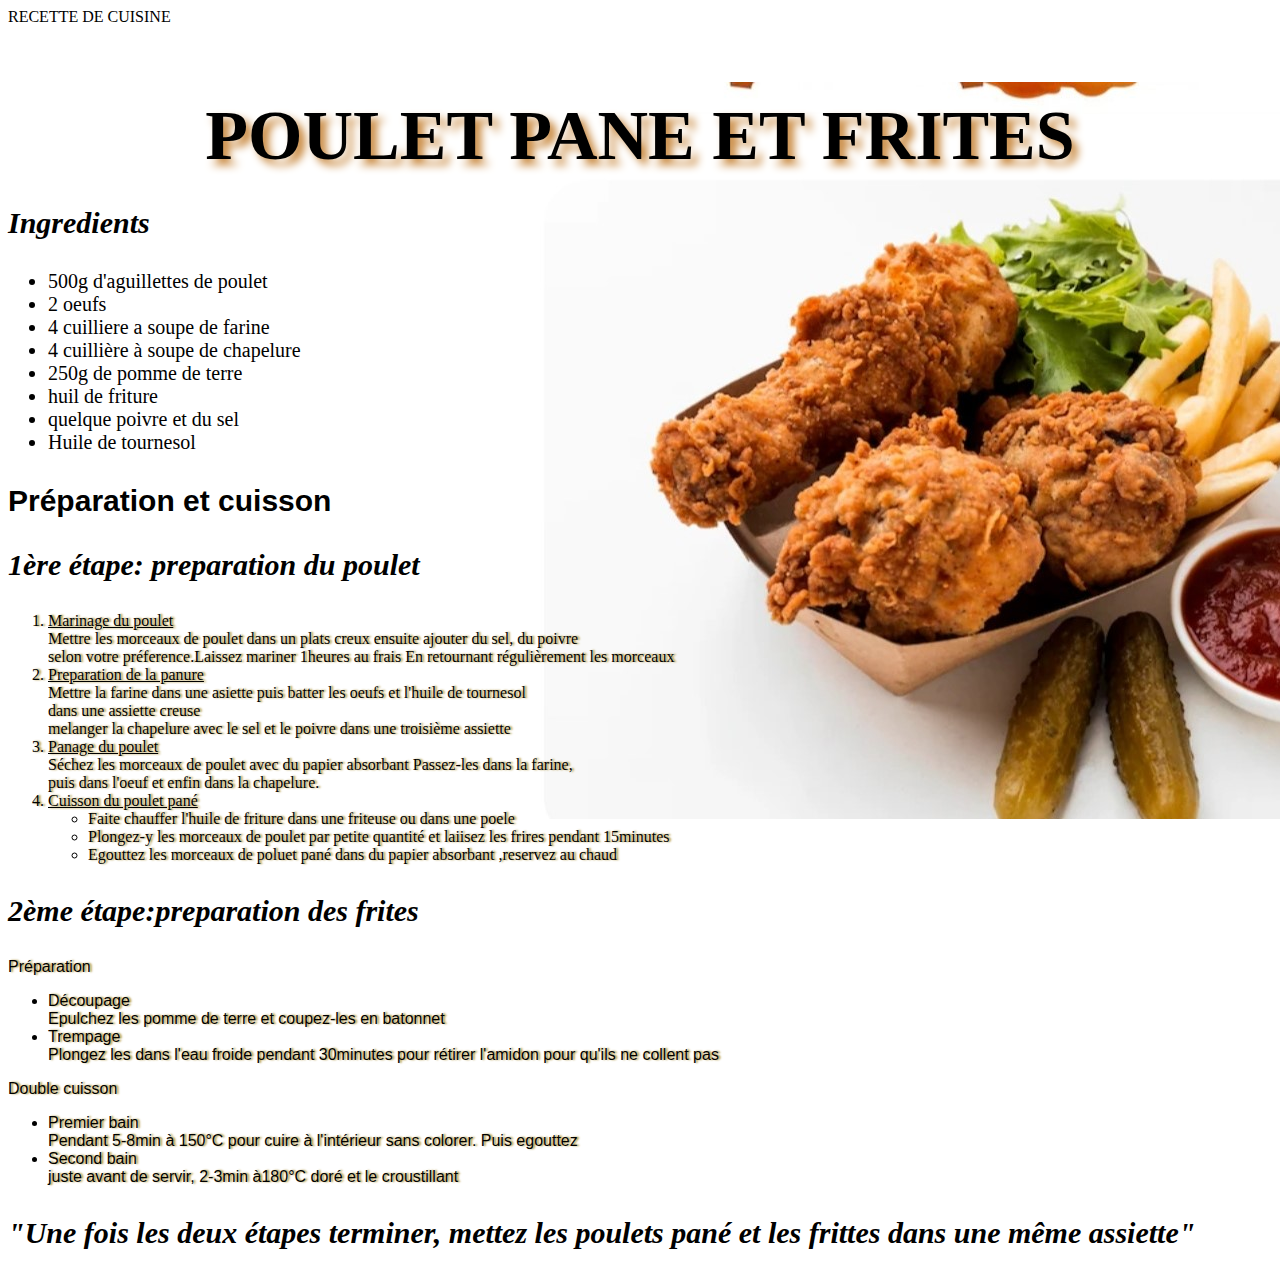
<file: ProjetEsme/Recette PF.html>
<!DOCTYPE html>
<html lang="en"
<head>
    <meta charset="UTF-8">
    <Name="viewport" content="width"=device=width,initial-scal
    <title>RECETTE DE CUISINE</title>
    <link rel="stylesheet" href="style.css">
</head>
        <body>
            <h3>POULET PANE ET FRITES </h3>
            <P> <span class="span-trois">Ingredients</span></P>
           <div class="div1">
                   <p>
                   <ul >
                   <li>500g d'aguillettes de poulet</li>
                   <li>2 oeufs</li>
                   <li>4 cuilliere a soupe de farine </li>
                   <li>4 cuillière à soupe de chapelure</li>
                   <li>250g de pomme de terre</li>
                   <li>huil de friture</li>
                   <li>quelque poivre et du sel</li>
                   <li>Huile de tournesol</li>
                   </ul >
                   </p>
            </div>
            
            <p style="font-style: normal; font-family: Verdana, Geneva, Tahoma, sans-serif ;" >Préparation et cuisson</p>
          
             <p> 1ère étape: preparation du poulet</p>
             
             <div class="div2">
                 <ol>
                    <li style="text-decoration: underline;">Marinage du poulet</li> 
                    Mettre les morceaux de poulet dans un plats creux ensuite ajouter du sel, du poivre <br>
                  selon votre préference.Laissez mariner 1heures au frais En retournant régulièrement les morceaux
                    <li style="text-decoration: underline;"> Preparation de la panure</li>
                    Mettre la farine dans une asiette puis batter les oeufs et l'huile de tournesol<br>dans une assiette creuse<br>
                     melanger la chapelure avec le sel et le poivre dans une troisième assiette
                   <li style="text-decoration: underline;">Panage du poulet</li> 
                   Séchez les morceaux de poulet avec du papier absorbant 
                   Passez-les dans la farine,<br>puis dans l'oeuf et enfin dans la chapelure.
                   <li style="text-decoration: underline;">Cuisson du poulet pané</li>
                   <ul>
                   <li>Faite chauffer l'huile de friture dans une friteuse ou dans une poele</li>
                   <li>Plongez-y les morceaux de poulet par petite quantité et laiisez les frires pendant 15minutes</li>
                   <li>Egouttez les morceaux de poluet pané dans du papier absorbant ,reservez au chaud</li>
                   </ul>   
              </div> 
             <p>2ème étape:preparation des frites</P>
          <div class="div3"> 
                    
              <li>Préparation</li>
              <ul> 
              <li> Découpage</li>
                Epulchez les pomme de terre et coupez-les en batonnet
              <li> Trempage</li>
                Plongez les dans l'eau froide pendant 30minutes pour rétirer l'amidon pour qu'ils ne collent pas
              </ul>
              <li>Double cuisson</li>
              <UL>
              <LI>Premier bain</LI> 
                 Pendant 5-8min à 150°C pour cuire à l'intérieur sans colorer. Puis egouttez 
              <li>Second bain</li> 
                 juste avant de servir, 2-3min à180°C doré et le croustillant
         </div> 
                </UL>
             </ol> 
            </OL>
            <strong>
                <p>"Une fois les deux étapes terminer, mettez les poulets pané et les frittes dans une même assiette"</p>
              </strong>
        </body>
</file>
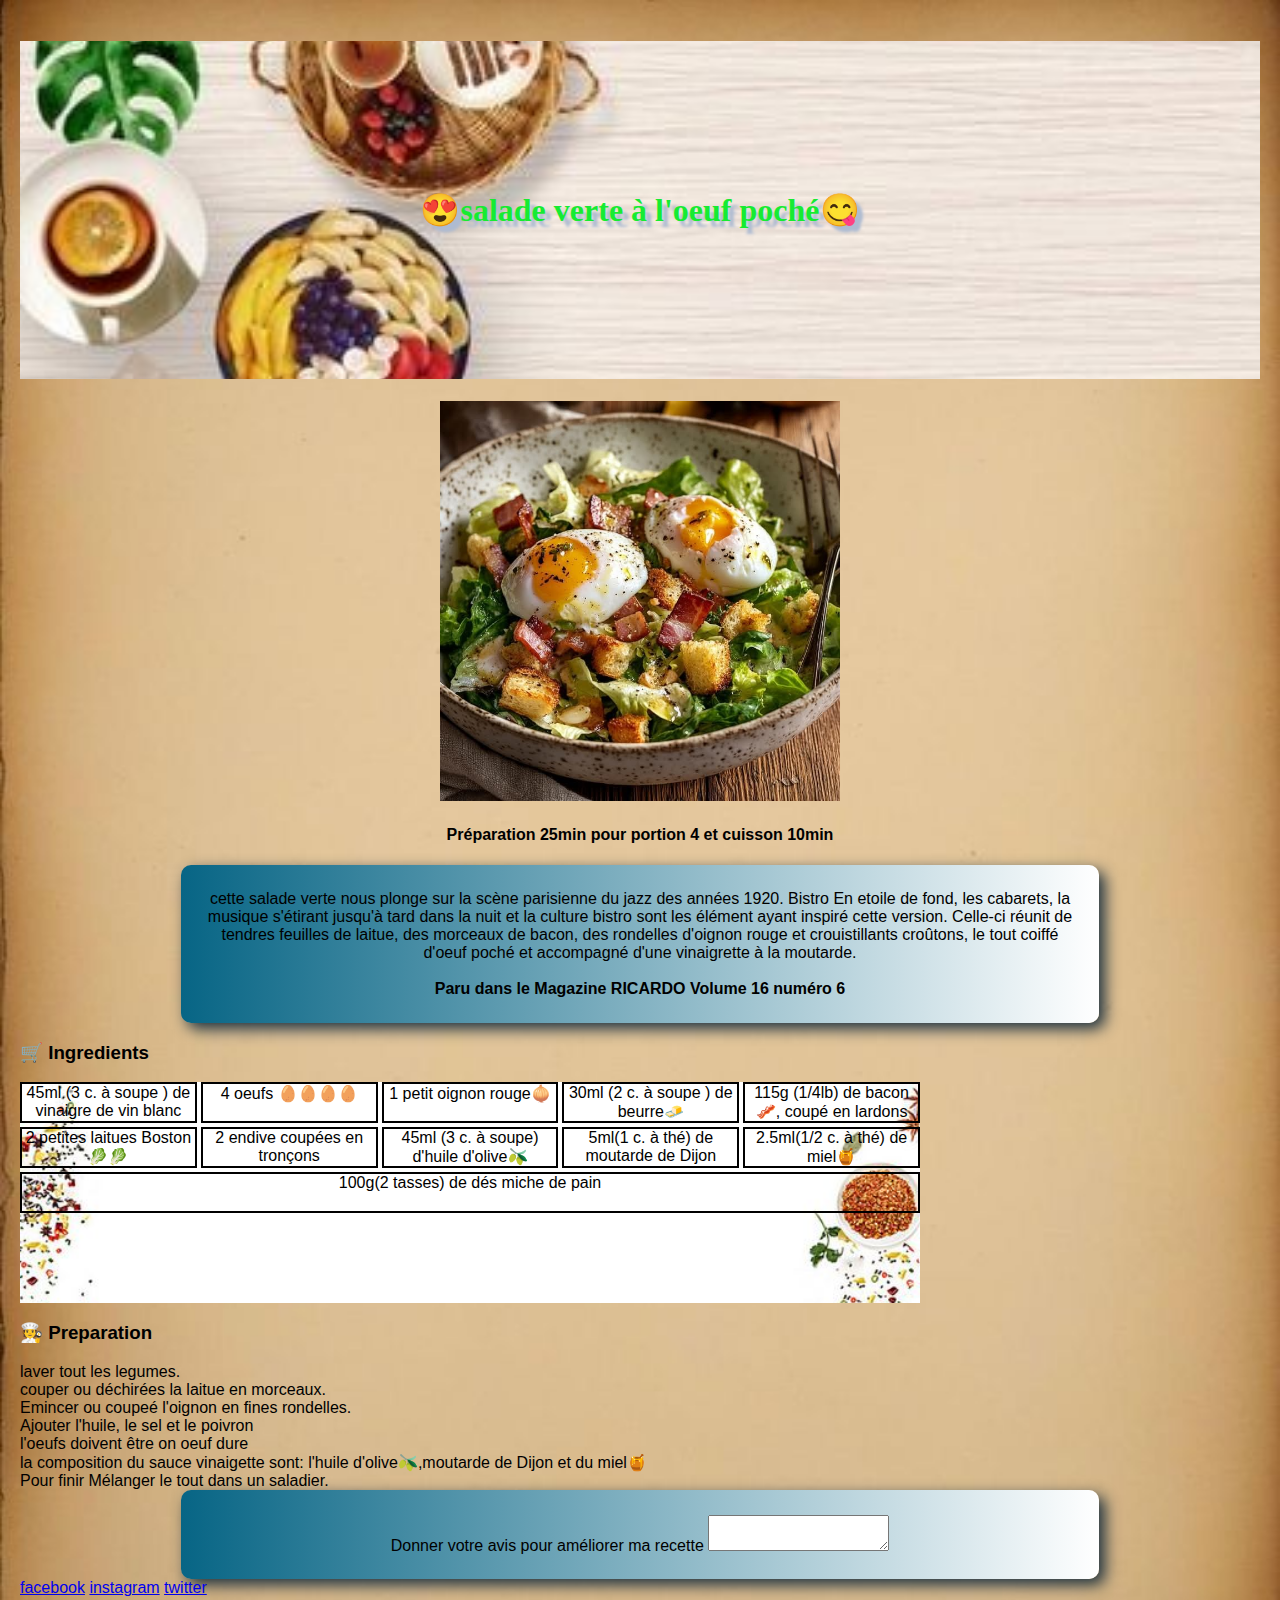
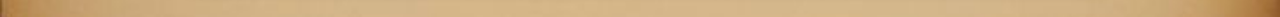
<file: ProjetFabien/mon recette.html>
<!DOCTYPE html>
<html lang="fr">
    <head>
        <meta charset="utf-8">
        <title> mon recette</title>
        <link rel="stylesheet" href="style.css">
    </head>

    <body>
        <header>
             <div class="banner">
                 <h1>😍salade verte à l'oeuf poché😋</h1>
             </div>   
        </header>

            <div class="salade">
                 <img src="image/img_zoom.jpg" alt="plat servie" height= "400" title="delicious">
            </div>
            <h4>Préparation <strong>25min</strong> pour portion <strong>4</strong> et cuisson <strong>10min</strong></h4>
            
            <p>
                cette salade verte nous plonge sur la scène parisienne du jazz
                des années 1920. Bistro En etoile de fond, les cabarets, la musique
                s'étirant jusqu'à tard dans la nuit et la culture bistro sont les élément ayant inspiré cette version.
                Celle-ci réunit de tendres feuilles de laitue, des morceaux de bacon, des rondelles d'oignon rouge
                et crouistillants croûtons, le tout coiffé d'oeuf poché et accompagné d'une vinaigrette à la moutarde.
            <br>
            <br> <STRong> Paru dans le Magazine RICARDO Volume 16 numéro 6</STRong>
            </p>
       
        <main>
            <section>
                <h3>🛒 Ingredients</h3>
                <div class="container">
                     <div class="box1">45ml (3 c. à soupe ) de vinaigre de vin blanc</div>
                     <div class="box2">4 oeufs 🥚🥚🥚🥚</div>
                     <div class="box3">1 petit oignon rouge🧅</div>
                     <div class="box4">30ml (2 c. à soupe ) de beurre🧈</div>
                     <div class="box5">115g (1/4lb) de bacon🥓, coupé en lardons</div>
                     <div class="box6">2 petites laitues Boston🥬🥬</div> 
                     <div class="box7">2 endive coupées en tronçons</div>
                     <div class="box8">45ml (3 c. à soupe) d'huile d'olive🫒</div>
                     <div class="box9">5ml(1 c. à thé) de moutarde de Dijon</div>
                     <div class="box10">2.5ml(1/2 c. à thé) de miel🍯</div>
                     <div class="box11">100g(2 tasses) de dés miche de pain</div>
                </div>              
           
            </section>
            <section>
                <div class="Preparation"></div>
                <h3>🧑‍🍳 Preparation</h3>
                   <div class="etape1">laver tout les legumes.</div>
                   <div class="etape2">couper ou déchirées la laitue en morceaux.</div>
                   <div class="eta^pe3">Emincer ou coupeé l'oignon en fines rondelles.</div> 
                   <div class="etape4">Ajouter l'huile, le sel et le poivron</div>
                   <div class="etape5">l'oeufs doivent être on oeuf dure</div>
                   <div class="etape6"> la composition du sauce vinaigette sont: l'huile d'olive🫒,moutarde de Dijon et du miel🍯</div>
                   <div class="etape7">Pour finir Mélanger le tout dans un saladier.</div>
            </section>
        </main>
    <footer>
        <form action="" method="get">
            <p>
                <label for="donner votre avis pour améliorer ma recette">Donner votre avis pour améliorer ma recette</label>
                <textarea name="ameliorer" id="donner votre avis pour ameliorer ma recette"></textarea>
            </p>
                <a href="https://www.facebook.com/">facebook</a>
                <a href="https://www.instagram.com">instagram</a>
                <a href="https://twitterk.com/home">twitter</a>
            
        </form>
    </footer>
    </body>
    </html>
</file>
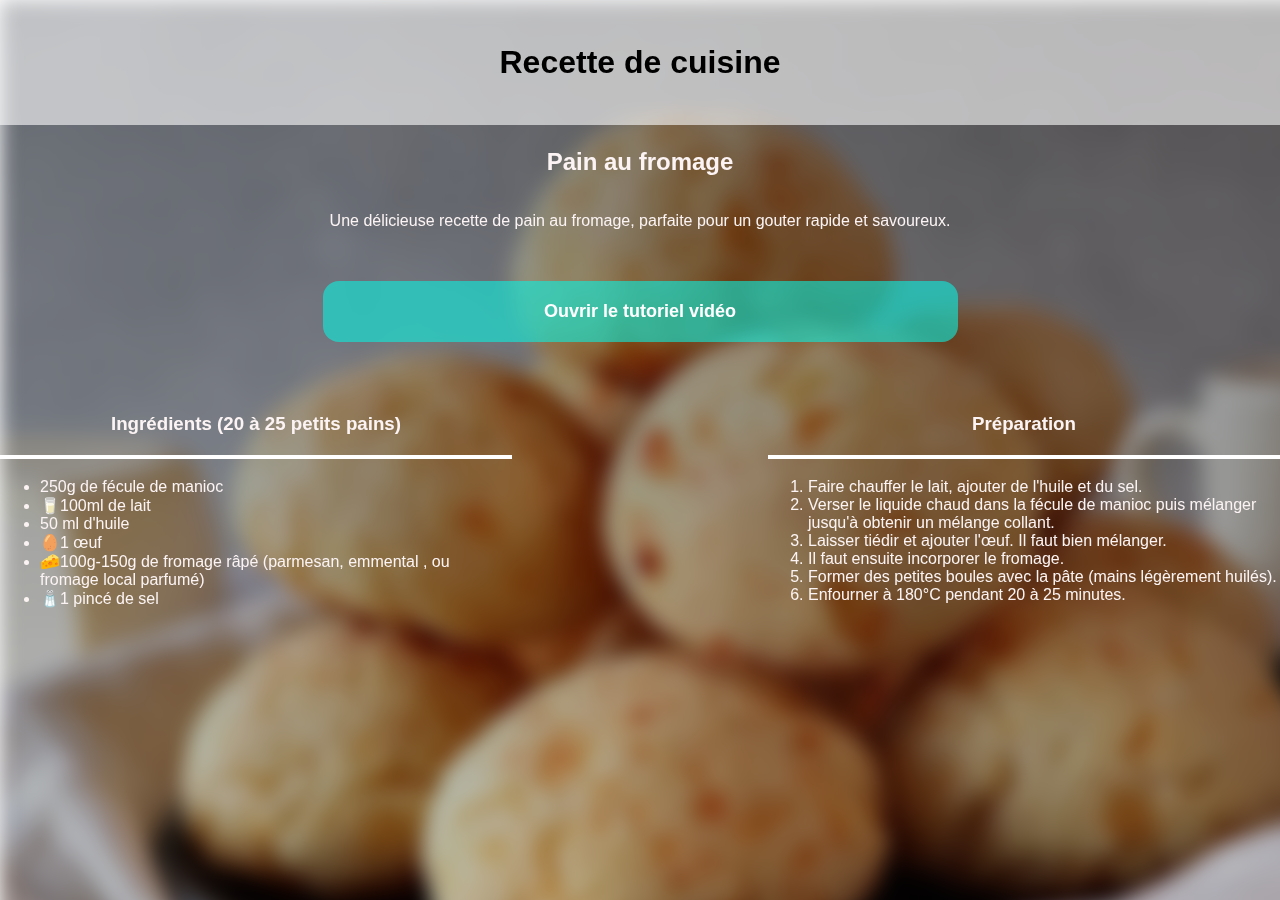
<file: ProjetShamira/devoir1.html>
<!doctype html>
<html lang="fr"></html>
<head>
  <meta charset="UTF-8" />
  <meta name="viewport" content="width=device-width, initial-scale=1.0" />
  <title>Recette cuisine</title>
  <link rel="stylesheet" href="devoir1.css" />
</head>
<body>
  <div class="div1">
    <h1 class="text-center">Recette de cuisine</h1>
  </div>

  <div class="div2">
    <h2 class="text-white">Pain au fromage</h2>
    <p class="text-white">
      Une délicieuse recette de pain au fromage, parfaite pour un gouter rapide
      et savoureux.
    </p>
  </div>

  <div class="div3 border center">
    <button class="button">Ouvrir le tutoriel vidéo</button>
  </div>
  <!-- <div class="div4 border text-center">b</div> -->

  <div class="div4">
    <h3 class="text-center border-bottom p-20 text-white">
      Ingrédients (20 à 25 petits pains)
    </h3>
    <ul class="text-white">
      <li>250g de fécule de manioc</li>
      <li>🥛100ml de lait</li>
      <li>50 ml d'huile</li>
      <li>🥚1 œuf</li>
      <li>
        🧀100g-150g de fromage râpé (parmesan, emmental , ou fromage local
        parfumé)
      </li>
      <li>🧂1 pincé de sel</li>
    </ul>
  </div>

  <div class="div5">
    <h3 class="text-center border-bottom p-20 text-white">Préparation</h3>
    <ol class="text-white">
      <li>Faire chauffer le lait, ajouter de l'huile et du sel.</li>
      <li>
        Verser le liquide chaud dans la fécule de manioc puis mélanger jusqu'à
        obtenir un mélange collant.
      </li>
      <li>Laisser tiédir et ajouter l'œuf. Il faut bien mélanger.</li>
      <li>Il faut ensuite incorporer le fromage.</li>
      <li>Former des petites boules avec la pâte (mains légèrement huilés).</li>
      <li>Enfourner à 180°C pendant 20 à 25 minutes.</li>
    </ol>
  </div>

  <script src="devoir1.js"></script>
</body>
</file>
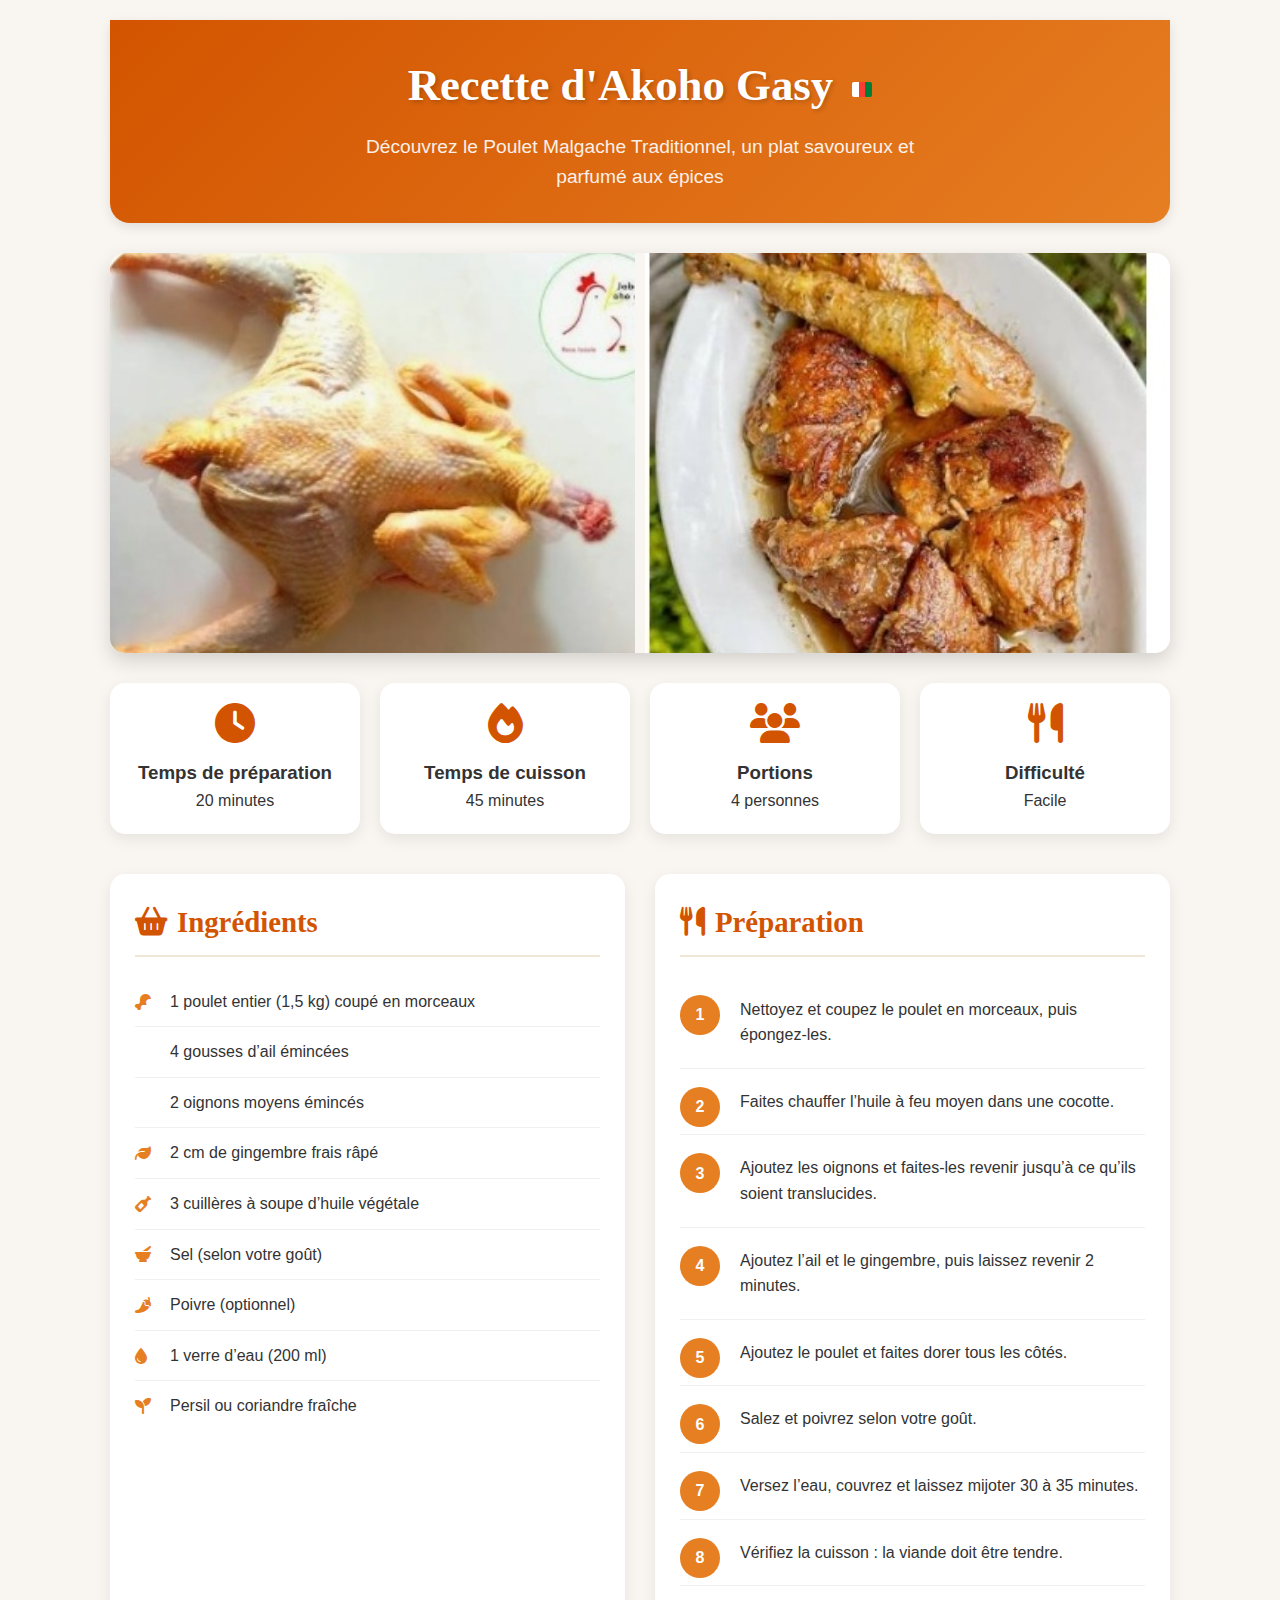
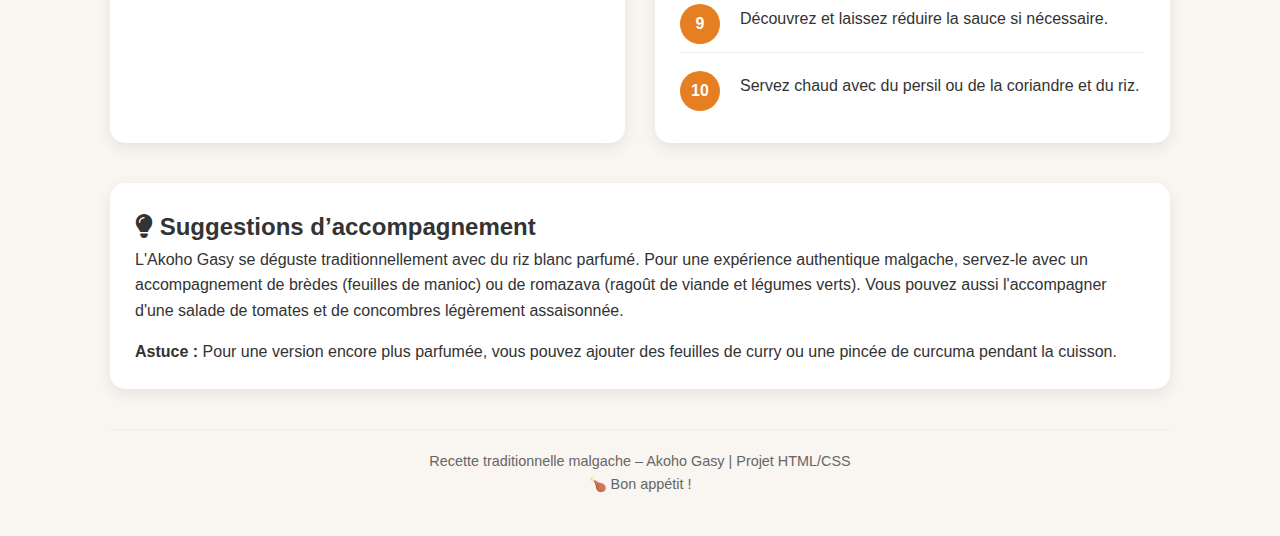
<file: ProjetShany/devoirShany1.html>
<!DOCTYPE html>
<html lang="fr">
<head>
    <meta charset="UTF-8">
    <meta name="viewport" content="width=device-width, initial-scale=1.0">
    <title>Recette Akoho Gasy - Poulet Malgache</title>

    <!-- Feuille de style -->
    <link rel="stylesheet" href="devoirShany2.css">

    <!-- Font Awesome (icônes) -->
    <link rel="stylesheet" href="https://cdnjs.cloudflare.com/ajax/libs/font-awesome/6.5.1/css/all.min.css">
</head>

<body>
    <div class="container">
        <header>
            <h1>Recette d'Akoho Gasy <span class="flag-icon"></span></h1>
            <p class="subtitle">
                Découvrez le Poulet Malgache Traditionnel, un plat savoureux et parfumé aux épices
            </p>
        </header>

        <div class="recipe-image">
            <img src="manta2.jpg" alt="Poulet cru pour la recette Akoho Gasy">
            <img src="masaka2 (2).jpg" alt="Akoho Gasy cuit et prêt à servir">
        </div>

        <div class="info-boxes">
            <div class="info-box">
                <i class="fas fa-clock"></i>
                <h3>Temps de préparation</h3>
                <p>20 minutes</p>
            </div>

            <div class="info-box">
                <i class="fas fa-fire"></i>
                <h3>Temps de cuisson</h3>
                <p>45 minutes</p>
            </div>

            <div class="info-box">
                <i class="fas fa-users"></i>
                <h3>Portions</h3>
                <p>4 personnes</p>
            </div>

            <div class="info-box">
                <i class="fas fa-utensils"></i>
                <h3>Difficulté</h3>
                <p>Facile</p>
            </div>
        </div>

        <div class="recipe-content">
            <section class="ingredients">
                <h2 class="section-title">
                    <i class="fas fa-shopping-basket"></i> Ingrédients
                </h2>

                <ul class="ingredient-list">
                    <li><i class="fas fa-drumstick-bite"></i> 1 poulet entier (1,5 kg) coupé en morceaux</li>
                    <li><i class="fas fa-garlic"></i> 4 gousses d’ail émincées</li>
                    <li><i class="fas fa-onion"></i> 2 oignons moyens émincés</li>
                    <li><i class="fas fa-leaf"></i> 2 cm de gingembre frais râpé</li>
                    <li><i class="fas fa-wine-bottle"></i> 3 cuillères à soupe d’huile végétale</li>
                    <li><i class="fas fa-mortar-pestle"></i> Sel (selon votre goût)</li>
                    <li><i class="fas fa-pepper-hot"></i> Poivre (optionnel)</li>
                    <li><i class="fas fa-tint"></i> 1 verre d’eau (200 ml)</li>
                    <li><i class="fas fa-seedling"></i> Persil ou coriandre fraîche</li>
                </ul>
            </section>

            <section class="preparation">
                <h2 class="section-title">
                    <i class="fas fa-utensils"></i> Préparation
                </h2>

                <ol class="preparation-steps">
                    <li>Nettoyez et coupez le poulet en morceaux, puis épongez-les.</li>
                    <li>Faites chauffer l’huile à feu moyen dans une cocotte.</li>
                    <li>Ajoutez les oignons et faites-les revenir jusqu’à ce qu’ils soient translucides.</li>
                    <li>Ajoutez l’ail et le gingembre, puis laissez revenir 2 minutes.</li>
                    <li>Ajoutez le poulet et faites dorer tous les côtés.</li>
                    <li>Salez et poivrez selon votre goût.</li>
                    <li>Versez l’eau, couvrez et laissez mijoter 30 à 35 minutes.</li>
                    <li>Vérifiez la cuisson : la viande doit être tendre.</li>
                    <li>Découvrez et laissez réduire la sauce si nécessaire.</li>
                    <li>Servez chaud avec du persil ou de la coriandre et du riz.</li>
                </ol>
            </section>
        </div>

        <section class="serving-suggestion">
            <h2><i class="fas fa-lightbulb"></i> Suggestions d’accompagnement</h2>
            <p>
                L'Akoho Gasy se déguste traditionnellement avec du <span class="highlight">riz blanc</span> parfumé. Pour une expérience authentique malgache, servez-le avec un accompagnement de <span class="highlight">brèdes</span> (feuilles de manioc) ou de <span class="highlight">romazava</span> (ragoût de viande et légumes verts). Vous pouvez aussi l'accompagner d'une salade de tomates et de concombres légèrement assaisonnée.
            </p>
            <p style="margin-top: 15px;">
                <strong>Astuce :</strong> Pour une version encore plus parfumée, vous pouvez ajouter des feuilles de curry ou une pincée de curcuma pendant la cuisson.
            </p>
        </section>

        <footer>
            <p>Recette traditionnelle malgache – Akoho Gasy | Projet HTML/CSS</p>
            <p>🍗 Bon appétit !</p>
        </footer>
    </div>
</body>
</html>
</file>
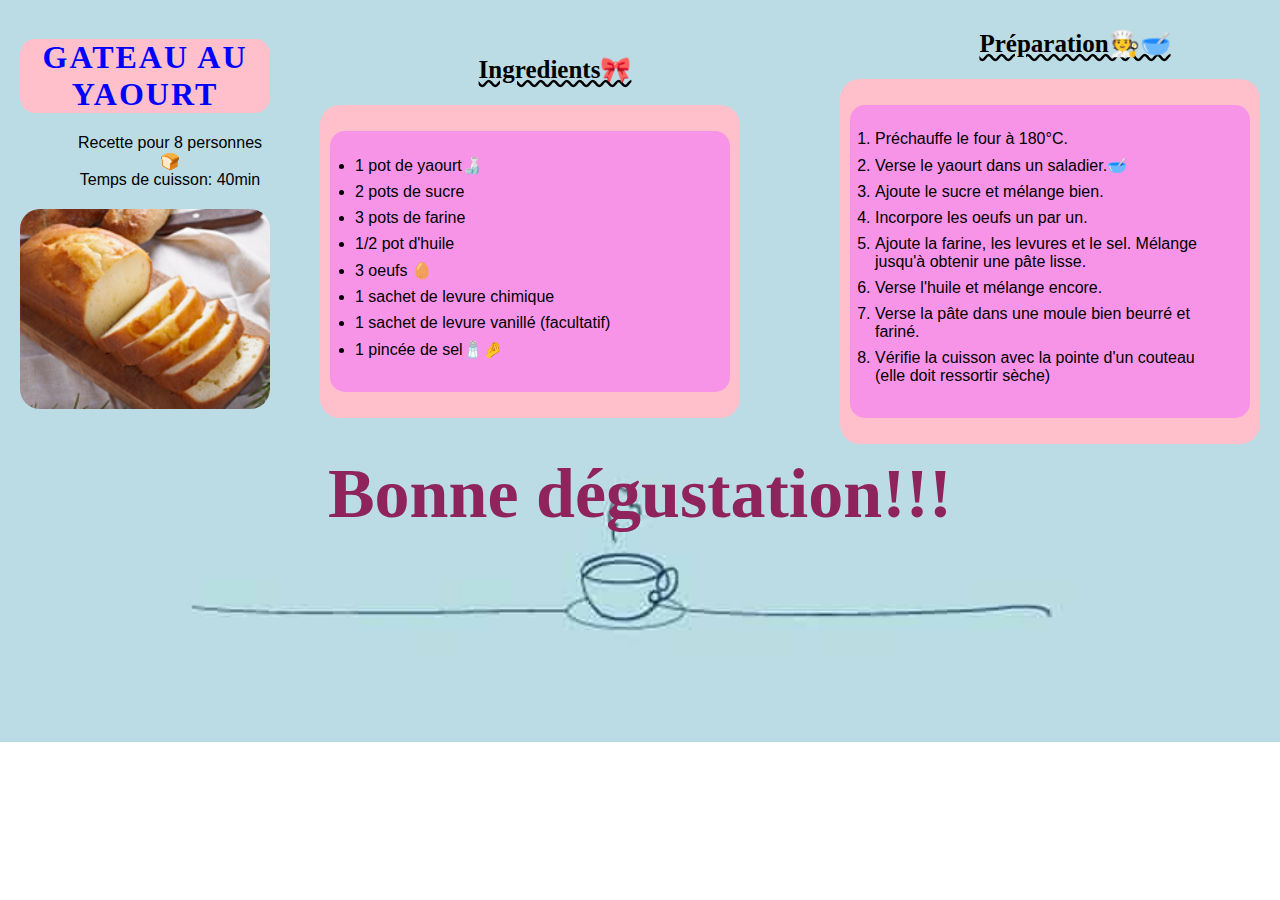
<file: ProjetSylvanie/site.html>
<!DOCTYPE html>
<html lang="en">
<head>
    <meta charset="UTF-8">
    <meta name="viewpo<>rt" content="width=device-width, initial-scale=1.0">
    <link rel="stylesheet" href="site.css">
    <title>Recette de Cuisine</title>
</head>
<body>
<div class="yaourt">
    <div class="yaourt1">   
            <h1 class="titre1">GATEAU AU YAOURT</h1>
                <p class="nombre">Recette pour 8 personnes🍞<br>
                    Temps de cuisson: 40min </p>
            
                <img src="photo/gettyimages-171270433.jpg" alt="gateau" class="image1">
    </div>
        <div class="ingre">
            <h2 class="titre2">Ingredients🎀</h2>
                <div class="ingre1">
                    <ul>
                        <li>1 pot de yaourt🍶</li>
                        <li>2 pots de sucre</li>
                        <li>3 pots de farine</li>
                        <li>1/2 pot d'huile</li>
                        <li>3 oeufs 🥚</li>
                        <li>1 sachet de levure chimique</li>
                        <li>1 sachet de levure vanillé (facultatif)</li>
                        <li>1 pincée de sel🧂🤌</li>
                    </ul>
                </div>
        </div>
        <div>   
            <h2 class="titre3">Préparation🧑‍🍳🥣</h2> 
                <div class="ingre1">
                    <ol>
                        <li>Préchauffe le four à 180°C.</li>
                        <li>Verse le yaourt dans un saladier.🥣</li>
                        <li>Ajoute le sucre et mélange bien.</li>
                        <li>Incorpore les oeufs un par un.</li>
                        <li>Ajoute la farine, les levures et le sel. Mélange jusqu'à obtenir une pâte lisse.</li>
                        <li>Verse l'huile et mélange encore.</li>
                        <li>Verse la pâte dans une moule bien beurré et fariné.</li>
                        <li>Vérifie la cuisson avec la pointe d'un couteau (elle doit ressortir sèche)</li>
                    </ol>
                </div>
    </div>
</div>
    <p class="degust">Bonne dégustation!!!</p>
</body>
</html>
</file>
<file: ProjetEsme/style.css>
body {
    background-image:url(IMG_20260208_211739.jpg); 
    background-repeat:no-repeat;
    background-position: 500PX;100PX ;
    background-attachment:fixed;
}

h3{
    font-weight:bolder;
    font-family: Cambria, Cochin, Georgia, Times, 'Times New Roman', serif;
    font-size: 70PX;
    height: 40PX;
    text-align: center;
    text-shadow: 6PX 6PX 8PX #c78539
}
.div1{
    font-family: Arial, Helvetica, sans-serif;
    font-family: 'Times New Roman', Times, serif;
    font-weight:300;
    font-size: 20PX;

}

P{
    font-weight: 600;
    font-style: italic;
    font-size: 30PX;
}

.div2{
    font-family:'Lucida Sans', 'Lucida Sans Regular', 'Lucida Grande', 'Lucida Sans Unicode', Geneva, Verdana; sans-serif;
     text-shadow:2PX 0PX 2PX rgb(167, 138, 43);
     font-weight: 300;
}


.div3{
font-family: 'Lucida Sans', 'Lucida Sans Regular', 'Lucida Grande', 'Lucida Sans Unicode', Geneva, Verdana, sans-serif;
 text-shadow:2PX 0PX 2PX rgb(167, 138, 43);
 font-weight: 300;
}
</file>
<file: ProjetFabien/style.css>
body{
    font-family: Arial, Helvetica, sans-serif;
    background-color: #f4f4f4;
    margin: 0;
    padding: 20px;
    background: url(image/back6.jpg);
    background-size: cover;
}
.salade{
    text-align: center;
    padding: 50%s;
}

img:hover{
    opacity: 0.7;
}

h4{
    text-align: center;
}
h1{
    font-family: "lobster",cursive;
    text-align:center;
    background-image: url(image/baner4.jpg);
    background-size: cover;
    background-attachment: fixed;
    padding: 150PX;
    color:rgb(22, 235, 50);
    text-shadow:6px 6px 3px #aebbd1;
}

p{
    background-color: #b0b0b0;
    background:linear-gradient( to right,
    #076585,#fff);
    text-align: center;
    margin: auto;
    padding:2%;
    border-radius: 10px 10px 10px 10px;
    box-shadow: 6px 6px 15px rgb(29,49,63);
    width: 70%;
    
}

.container{
    display: grid;
    grid-template-columns: 1fr 1fr 1fr 1fr 1fr;
    grid-template-rows: 1fr 1fr 1fr 1fr 1fr;
    gap: 4px;
    background: url(image/baner1.jpg);
    background-size:cover;
    max-width: 900px;
    text-align: center;
    max-height: 2000px;
    margin: left;
    padding: 0px;
    
}

.box1{
    border: 2px solid black;
}
   
.box2{
     border: 2px solid black;
}
.box3{
     border: 2px solid black;
}
.box4{
     border: 2px solid black;
}
.box5{
     border: 2px solid black;
}
.box6{
     border: 2px solid black;
}
.box7{
     border: 2px solid black;
}
.box8{
     border: 2px solid black;
}
.box9{
     border: 2px solid black;
}
.box10{
     border: 2px solid black;
}
.box11{
    border: 2px solid black;
    grid-column-start: 1;
    grid-column-end: 6;
}

.preparation{
    display: flex;
    flex-direction: column;
    justify-content: space-around;
}
</file>
<file: ProjetShamira/devoir1.css>
body {
  font-family: sans-serif;
  margin: 0;
  display: grid;
  grid-template-columns: repeat(5, 1fr);
  grid-template-rows: repeat(5, 1fr);
  grid-column-gap: 0px;
  grid-row-gap: 0px;
}

body::before {
  content: "";
  position: fixed;
  top: 0;
  left: 0;
  width: 100%;
  height: 100%;
  color: white;
  padding: 100px;
  background-image:
    linear-gradient(rgba(0, 0, 0, 0.5), rgba(0, 0, 0, 0.2)), url("image.jpeg");
  background-size: cover;
  background-position: center;
  background-repeat: no-repeat;
  filter: blur(10px);
  z-index: -1;
}

.div1 {
  grid-area: 1 / 1 / 2 / 6;
  background-color: rgba(255, 255, 255, 0.6);
  display: flex;
  justify-content: center;
  align-items: center;
  color: black;
}
.div2 {
  grid-area: 2 / 1 / 3 / 6;
  display: flex;
  flex-direction: column;
  justify-content: center;
  align-items: center;
}
.div3 {
  grid-area: 3 / 1 / 3 / 6;
}
.div4 {
  grid-area: 4 / 1 / 6 / 3;
}
.div5 {
  grid-area: 4 / 4 / 6 / 6;
}
.div6 {
  grid-area: 4 / 3 / 6 / 4;
}

.text-center {
  text-align: center;
}

.border-bottom {
  border-bottom: 4px solid #000;
  border-color: white;
}

.border-left {
  border-left: 4px solid #000;
  border-color: white;
}

.border-right {
  border-right: 4px solid #000;
  border-color: white;
}

.p-20 {
  padding: 20px;
}

.text-white {
  color: rgb(252, 244, 244);
}

.center {
  display: flex;
  flex-direction: column;
  justify-content: center;
  align-items: center;
}

.button {
  background-color: rgba(10, 240, 224, 0.6);
  color: white;
  font-size: 18px;
  border-radius: 16px;
  font-family: sans-serif;
  font-weight: bold;
  width: 50%;
  border: none;
  padding: 20px;
}

.button:hover {
  background-color: rgba(10, 240, 224, 0.7);
}

.border {
  border: 4px;
  padding: 5px;
  border-color: white;
}
</file>
<file: ProjetShany/devoirShany2.css>
* {
    margin: 0;
    padding: 0;
    box-sizing: border-box;
}

/* Corps de la page */
body {
    font-family: 'Poppins', sans-serif;
    line-height: 1.6;
    color: #333;
    background-color: #f9f5f0;
}

/* Conteneur principal */
.container {
    max-width: 1100px;
    margin: 0 auto;
    padding: 20px;
}

/* En-tête */
header {
    text-align: center;
    padding: 30px 0;
    background: linear-gradient(135deg, #d35400 0%, #e67e22 100%);
    color: white;
    border-radius: 0 0 20px 20px;
    box-shadow: 0 4px 12px rgba(0, 0, 0, 0.1);
    margin-bottom: 30px;
}

h1 {
    font-family: 'Playfair Display', serif;
    font-size: 2.8rem;
    margin-bottom: 10px;
    text-shadow: 2px 2px 4px rgba(0, 0, 0, 0.2);
}

.subtitle {
    font-size: 1.2rem;
    opacity: 0.9;
    max-width: 600px;
    margin: 0 auto;
}

/* Images */
.recipe-image {
    display: flex;
    gap: 10px;
    width: 100%;
    height: 400px;
    border-radius: 15px;
    overflow: hidden;
    box-shadow: 0 8px 20px rgba(0, 0, 0, 0.15);
    margin-bottom: 30px;
}

.recipe-image img {
    width: 50%;
    object-fit: cover;
}

/* Contenu recette */
.recipe-content {
    display: flex;
    flex-wrap: wrap;
    gap: 30px;
    margin-bottom: 40px;
}

.ingredients,
.preparation {
    flex: 1;
    min-width: 300px;
    background-color: white;
    border-radius: 15px;
    padding: 25px;
    box-shadow: 0 5px 15px rgba(0, 0, 0, 0.08);
}

/* Titres sections */
.section-title {
    font-family: 'Playfair Display', serif;
    font-size: 1.8rem;
    color: #d35400;
    margin-bottom: 20px;
    padding-bottom: 10px;
    border-bottom: 2px solid #f0e6d6;
    display: flex;
    align-items: center;
}

.section-title i {
    margin-right: 10px;
}

/* Ingrédients */
.ingredient-list {
    list-style: none;
}

.ingredient-list li {
    padding: 12px 0;
    border-bottom: 1px solid #f0f0f0;
    display: flex;
    align-items: center;
}

.ingredient-list li:last-child {
    border-bottom: none;
}

.ingredient-list i {
    color: #e67e22;
    margin-right: 15px;
    width: 20px;
}

/* Étapes */
.preparation-steps {
    list-style: none;
    counter-reset: step;
}

.preparation-steps li {
    padding: 20px 0 20px 60px;
    border-bottom: 1px solid #f0f0f0;
    position: relative;
}

.preparation-steps li:last-child {
    border-bottom: none;
}

.preparation-steps li::before {
    counter-increment: step;
    content: counter(step);
    position: absolute;
    left: 0;
    top: 18px;
    width: 40px;
    height: 40px;
    background-color: #e67e22;
    color: white;
    border-radius: 50%;
    display: flex;
    align-items: center;
    justify-content: center;
    font-weight: bold;
}

/* Infos */
.info-boxes {
    display: flex;
    flex-wrap: wrap;
    gap: 20px;
    margin-bottom: 40px;
}

.info-box {
    flex: 1;
    min-width: 200px;
    background-color: white;
    border-radius: 15px;
    padding: 20px;
    box-shadow: 0 5px 15px rgba(0, 0, 0, 0.08);
    text-align: center;
}

.info-box i {
    font-size: 2.5rem;
    color: #d35400;
    margin-bottom: 15px;
}

/* Suggestions */
.serving-suggestion {
    background-color: white;
    border-radius: 15px;
    padding: 25px;
    box-shadow: 0 5px 15px rgba(0, 0, 0, 0.08);
    margin-bottom: 40px;
}

/* Pied de page */
footer {
    text-align: center;
    padding: 20px;
    color: #666;
    border-top: 1px solid #eee;
    font-size: 0.9rem;
}

/* Drapeau Madagascar */
.flag-icon {
    display: inline-block;
    width: 20px;
    height: 15px;
    background: linear-gradient(
        to right,
        #ffffff 33%,
        #fc3d32 33%,
        #fc3d32 66%,
        #007e3a 66%
    );
    margin-left: 8px;
    vertical-align: middle;
    border-radius: 2px;
}

/* Responsive */
@media (max-width: 768px) {
    .recipe-content {
        flex-direction: column;
    }

    h1 {
        font-size: 2.2rem;
    }

    .recipe-image {
        flex-direction: column;
        height: auto;
    }

    .recipe-image img {
        width: 100%;
        height: 200px;
    }
}
</file>
<file: ProjetSylvanie/site.css>
.titre1{
    color:blue;
    background-color: pink;
    border-radius: 15px;
    padding-left:0px;
    letter-spacing: 2px;
    margin-top: 0px;
    font-family: 'Poppins', serif;
}
.nombre{
    padding-left: 50px;
    font-size: 16px;
    margin-bottom: 20px;
    text-align: center;
}
.titre2, .titre3{
    padding-left:50px;
    text-decoration:underline;
    text-decoration-style: wavy;
    font-family: 'Libr Baskerville',
    serif;
    font-size: 25px;
}
ul, ol{
    max-width: 500px;
    background-color: #f272fd91;
    padding: 25px;
    border-radius: 15px;
    text-align: left;
    list-style-position: outside; 
}
li{
    margin-bottom: 8px
}
.image1{
    height: auto;
    width: 250px;
    border-radius: 20px;
    margin-bottom: 0px;
    justify-content: center;
    align-items: center;
}
.yaourt{
    font-family: Arial, sans-serif;
    padding-left: 50px;
    margin: center;
    text-align: center;
    display: flex;
    justify-content: center;
    align-items: center;
}
body{
    font-family: Arial, sans-serif;
    background-image: url("photo/salond-de-the-fond-DUPONT-avec-un-the.jpg");
    background-size: cover;
    background-position: center;
    background-repeat: no-repeat;
    min-height: 0vh;
}
.ingre1{
    background-color: pink;
    padding-left: 50px;
    width: 400px;
    border-radius: 20px;
    text-align: center;
    padding: 10px;
    margin-left: 50px;
    margin-right: 50px;
    
}
.degust{
    font-size: 70px;
    margin-top: 10px;
    font-family: 'Playfair Display';
    color: #8e245b;
    font-weight: bold;
    text-align: center;
}
</file>
